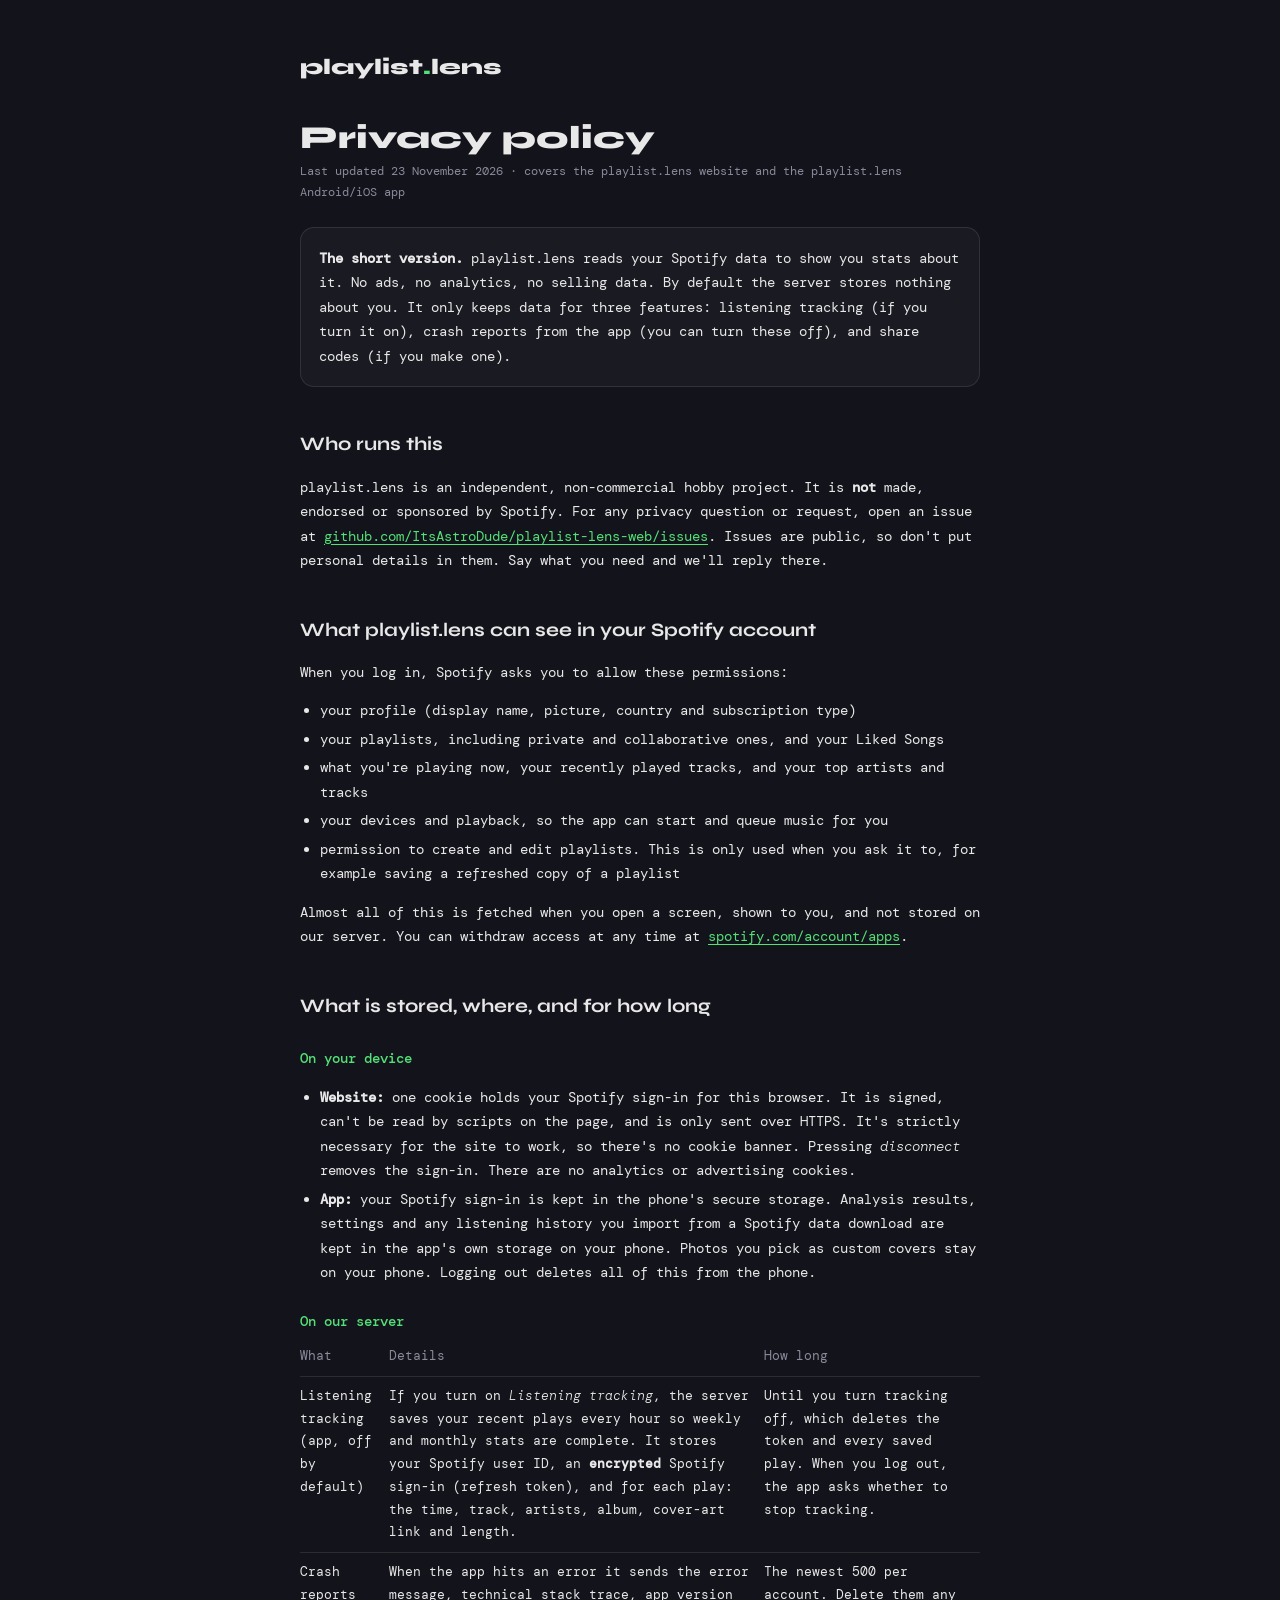
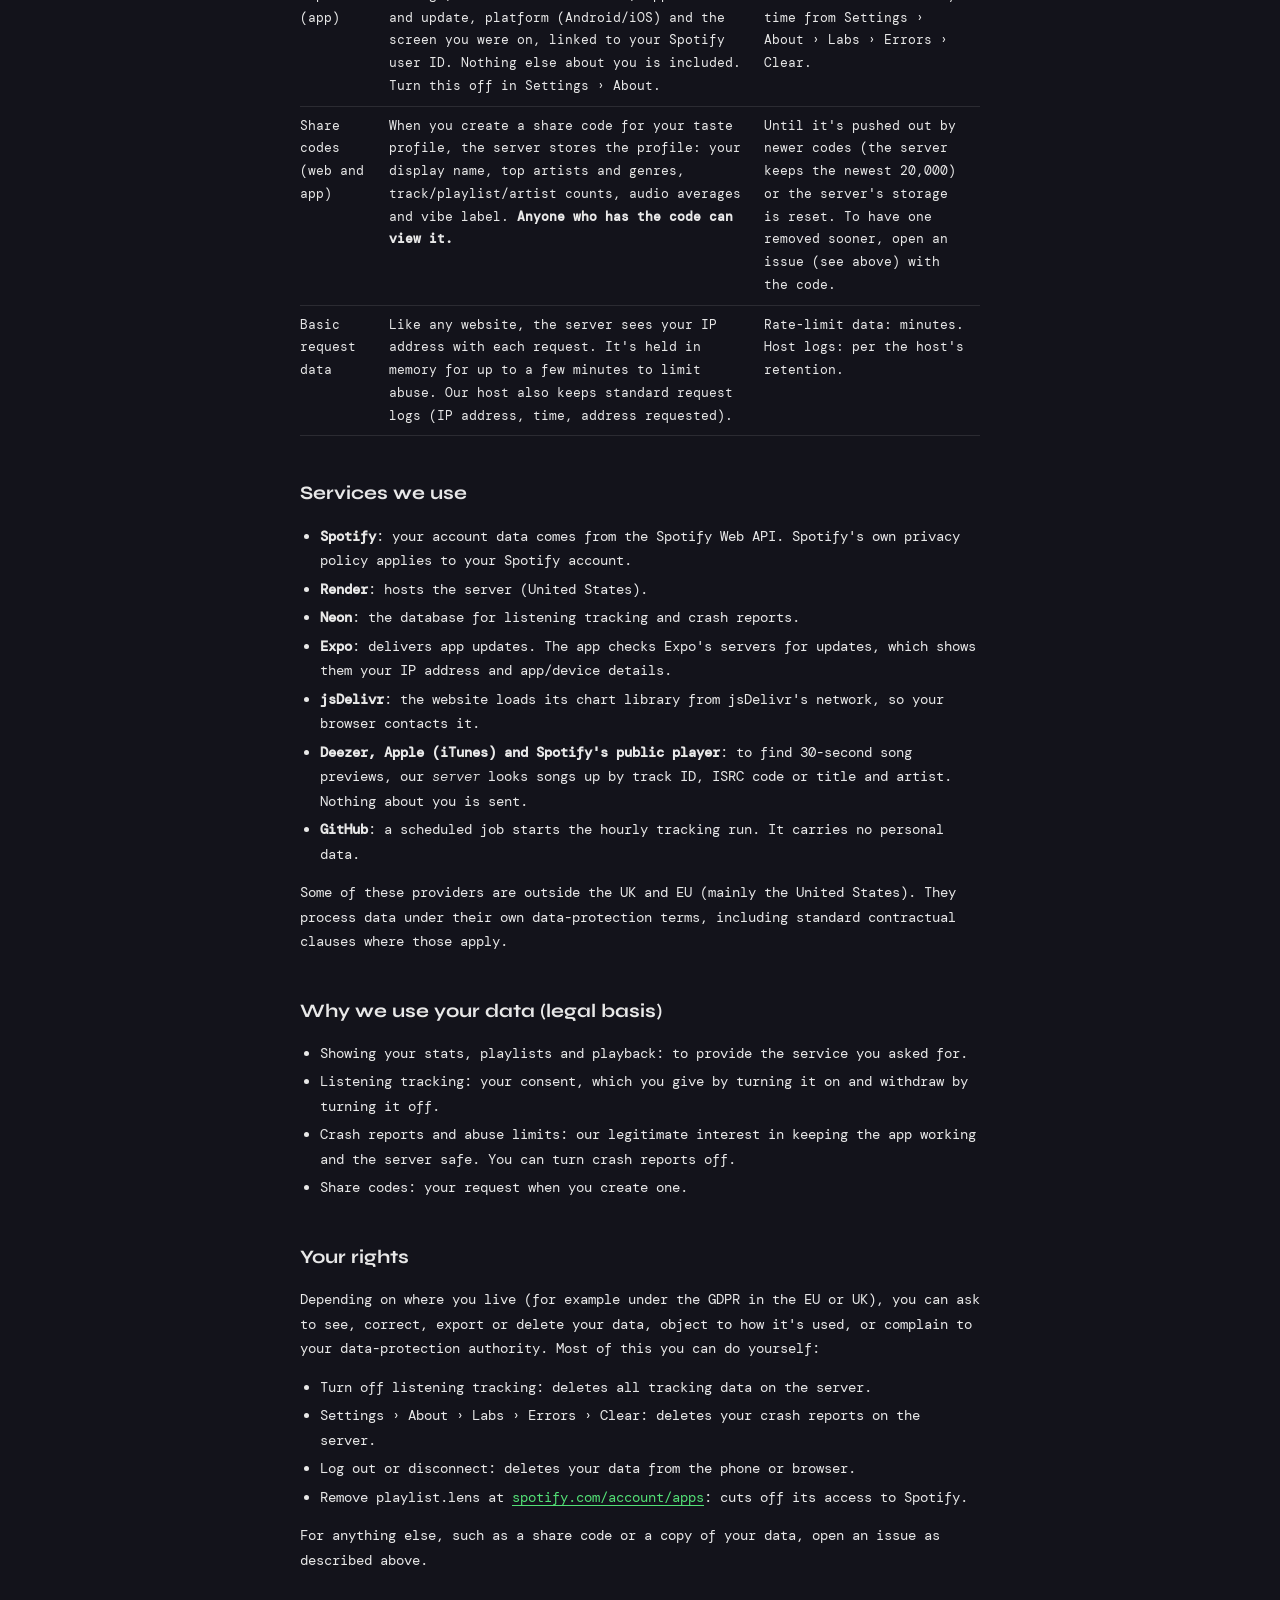
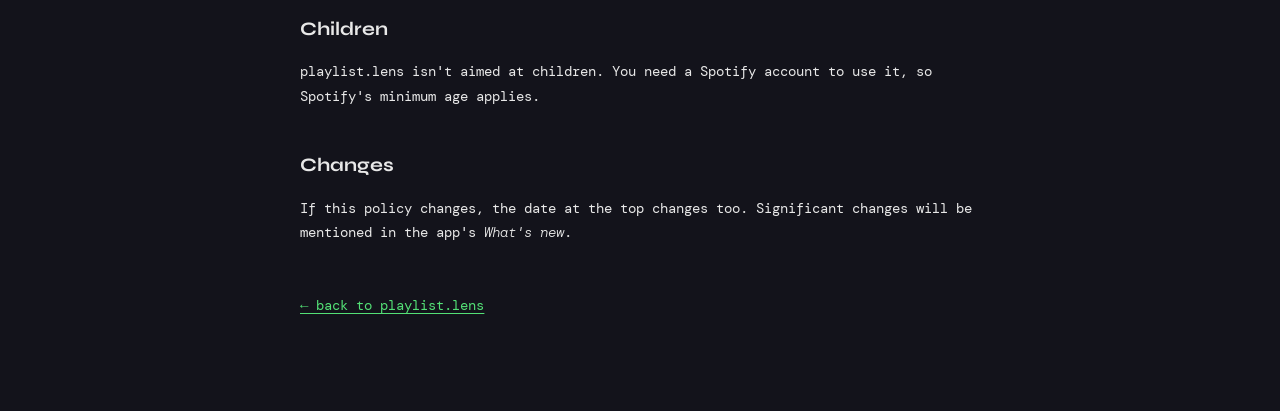
<file: privacy.html>
<!DOCTYPE html>
<html lang="en">
<head>
  <meta charset="UTF-8" />
  <meta name="viewport" content="width=device-width, initial-scale=1.0" />
  <title>Privacy policy · playlist.lens</title>
  <link href="/static/fonts/fonts.css" rel="stylesheet" />
  <style>
    :root { --g:#53e076; --dark:#13131b; --txt:#e8e8e8; --muted:#8a8a9a; --bdr:rgba(255,255,255,.10); }
    * { box-sizing:border-box; }
    body { margin:0; background:var(--dark); color:var(--txt); font-family:'DM Mono',monospace; font-size:14px; line-height:1.75; }
    main { max-width:720px; margin:0 auto; padding:48px 20px 80px; }
    .logo { font-family:'Syne',sans-serif; font-weight:800; font-size:22px; color:var(--txt); text-decoration:none; }
    .logo span { color:var(--g); }
    h1 { font-family:'Syne',sans-serif; font-weight:800; font-size:32px; line-height:1.2; margin:32px 0 4px; }
    h2 { font-family:'Syne',sans-serif; font-weight:700; font-size:19px; margin:40px 0 8px; }
    h3 { font-size:14px; font-weight:500; margin:24px 0 4px; color:var(--g); }
    p, li { color:var(--txt); }
    .meta { color:var(--muted); font-size:12px; margin:0 0 24px; }
    ul { padding-left:20px; }
    li { margin:4px 0; }
    a { color:var(--g); text-underline-offset:3px; }
    a:focus-visible { outline:2px solid var(--g); outline-offset:2px; }
    .box { border:1px solid var(--bdr); border-radius:14px; padding:4px 18px; background:rgba(255,255,255,.03); }
    table { width:100%; border-collapse:collapse; font-size:13px; }
    th, td { text-align:left; vertical-align:top; padding:8px 8px 8px 0; border-bottom:1px solid var(--bdr); }
    th { color:var(--muted); font-weight:400; }
    @media (max-width:560px) { table, tbody, tr, td, th { display:block; } thead { display:none; } td { border:none; padding:2px 0; } tr { border-bottom:1px solid var(--bdr); padding:10px 0; } td:first-child { font-weight:500; color:var(--g); } }
  </style>
</head>
<body>
<main>
  <a class="logo" href="/">playlist<span>.</span>lens</a>
  <h1>Privacy policy</h1>
  <p class="meta">Last updated 23 November 2026 · covers the playlist.lens website and the playlist.lens Android/iOS app</p>

  <div class="box">
    <p><b>The short version.</b> playlist.lens reads your Spotify data to show you stats about it. No ads, no analytics, no selling data.
    By default the server stores nothing about you. It only keeps data for three features: listening tracking (if you turn it on),
    crash reports from the app (you can turn these off), and share codes (if you make one).</p>
  </div>

  <h2>Who runs this</h2>
  <p>playlist.lens is an independent, non-commercial hobby project. It is <b>not</b> made, endorsed or sponsored by Spotify.
  For any privacy question or request, open an issue at
  <a href="https://github.com/ItsAstroDude/playlist-lens-web/issues">github.com/ItsAstroDude/playlist-lens-web/issues</a>.
  Issues are public, so don't put personal details in them. Say what you need and we'll reply there.</p>

  <h2>What playlist.lens can see in your Spotify account</h2>
  <p>When you log in, Spotify asks you to allow these permissions:</p>
  <ul>
    <li>your profile (display name, picture, country and subscription type)</li>
    <li>your playlists, including private and collaborative ones, and your Liked Songs</li>
    <li>what you're playing now, your recently played tracks, and your top artists and tracks</li>
    <li>your devices and playback, so the app can start and queue music for you</li>
    <li>permission to create and edit playlists. This is only used when you ask it to, for example saving a refreshed copy of a playlist</li>
  </ul>
  <p>Almost all of this is fetched when you open a screen, shown to you, and not stored on our server.
  You can withdraw access at any time at <a href="https://www.spotify.com/account/apps/">spotify.com/account/apps</a>.</p>

  <h2>What is stored, where, and for how long</h2>

  <h3>On your device</h3>
  <ul>
    <li><b>Website:</b> one cookie holds your Spotify sign-in for this browser. It is signed, can't be read by scripts on the page,
    and is only sent over HTTPS. It's strictly necessary for the site to work, so there's no cookie banner.
    Pressing <i>disconnect</i> removes the sign-in. There are no analytics or advertising cookies.</li>
    <li><b>App:</b> your Spotify sign-in is kept in the phone's secure storage. Analysis results, settings and any listening history you
    import from a Spotify data download are kept in the app's own storage on your phone. Photos you pick as custom covers stay on your phone.
    Logging out deletes all of this from the phone.</li>
  </ul>

  <h3>On our server</h3>
  <table>
    <thead><tr><th>What</th><th>Details</th><th>How long</th></tr></thead>
    <tbody>
      <tr>
        <td>Listening tracking<br>(app, off by default)</td>
        <td>If you turn on <i>Listening tracking</i>, the server saves your recent plays every hour so weekly and monthly stats are complete.
        It stores your Spotify user ID, an <b>encrypted</b> Spotify sign-in (refresh token), and for each play: the time, track, artists,
        album, cover-art link and length.</td>
        <td>Until you turn tracking off, which deletes the token and every saved play. When you log out, the app asks whether to stop tracking.</td>
      </tr>
      <tr>
        <td>Crash reports<br>(app)</td>
        <td>When the app hits an error it sends the error message, technical stack trace, app version and update, platform (Android/iOS)
        and the screen you were on, linked to your Spotify user ID. Nothing else about you is included.
        Turn this off in Settings › About.</td>
        <td>The newest 500 per account. Delete them any time from Settings › About › Labs › Errors › Clear.</td>
      </tr>
      <tr>
        <td>Share codes<br>(web and app)</td>
        <td>When you create a share code for your taste profile, the server stores the profile: your display name, top artists and genres,
        track/playlist/artist counts, audio averages and vibe label. <b>Anyone who has the code can view it.</b></td>
        <td>Until it's pushed out by newer codes (the server keeps the newest 20,000) or the server's storage is reset.
        To have one removed sooner, open an issue (see above) with the code.</td>
      </tr>
      <tr>
        <td>Basic request data</td>
        <td>Like any website, the server sees your IP address with each request. It's held in memory for up to a few minutes to limit abuse.
        Our host also keeps standard request logs (IP address, time, address requested).</td>
        <td>Rate-limit data: minutes. Host logs: per the host's retention.</td>
      </tr>
    </tbody>
  </table>

  <h2>Services we use</h2>
  <ul>
    <li><b>Spotify</b>: your account data comes from the Spotify Web API. Spotify's own privacy policy applies to your Spotify account.</li>
    <li><b>Render</b>: hosts the server (United States).</li>
    <li><b>Neon</b>: the database for listening tracking and crash reports.</li>
    <li><b>Expo</b>: delivers app updates. The app checks Expo's servers for updates, which shows them your IP address and app/device details.</li>
    <li><b>jsDelivr</b>: the website loads its chart library from jsDelivr's network, so your browser contacts it.</li>
    <li><b>Deezer, Apple (iTunes) and Spotify's public player</b>: to find 30-second song previews, our <i>server</i> looks songs up by
    track ID, ISRC code or title and artist. Nothing about you is sent.</li>
    <li><b>GitHub</b>: a scheduled job starts the hourly tracking run. It carries no personal data.</li>
  </ul>
  <p>Some of these providers are outside the UK and EU (mainly the United States). They process data under their own
  data-protection terms, including standard contractual clauses where those apply.</p>

  <h2>Why we use your data (legal basis)</h2>
  <ul>
    <li>Showing your stats, playlists and playback: to provide the service you asked for.</li>
    <li>Listening tracking: your consent, which you give by turning it on and withdraw by turning it off.</li>
    <li>Crash reports and abuse limits: our legitimate interest in keeping the app working and the server safe. You can turn crash reports off.</li>
    <li>Share codes: your request when you create one.</li>
  </ul>

  <h2>Your rights</h2>
  <p>Depending on where you live (for example under the GDPR in the EU or UK), you can ask to see, correct, export or delete your data,
  object to how it's used, or complain to your data-protection authority. Most of this you can do yourself:</p>
  <ul>
    <li>Turn off listening tracking: deletes all tracking data on the server.</li>
    <li>Settings › About › Labs › Errors › Clear: deletes your crash reports on the server.</li>
    <li>Log out or disconnect: deletes your data from the phone or browser.</li>
    <li>Remove playlist.lens at <a href="https://www.spotify.com/account/apps/">spotify.com/account/apps</a>: cuts off its access to Spotify.</li>
  </ul>
  <p>For anything else, such as a share code or a copy of your data, open an issue as described above.</p>

  <h2>Children</h2>
  <p>playlist.lens isn't aimed at children. You need a Spotify account to use it, so Spotify's minimum age applies.</p>

  <h2>Changes</h2>
  <p>If this policy changes, the date at the top changes too. Significant changes will be mentioned in the app's <i>What's new</i>.</p>

  <p style="margin-top:48px"><a href="/">← back to playlist.lens</a></p>
</main>
</body>
</html>
</file>
<file: static/fonts/fonts.css>
/* Self-hosted so visitors' browsers never contact Google Fonts. SIL OFL 1.1, see OFL-*.txt. */
@font-face{font-family:'Syne';font-style:normal;font-weight:400;font-display:swap;src:url(syne-latin-ext-400-normal.woff2) format('woff2');unicode-range:U+0100-02BA,U+02BD-02C5,U+02C7-02CC,U+02CE-02D7,U+02DD-02FF,U+0304,U+0308,U+0329,U+1D00-1DBF,U+1E00-1E9F,U+1EF2-1EFF,U+2020,U+20A0-20AB,U+20AD-20C0,U+2113,U+2C60-2C7F,U+A720-A7FF}
@font-face{font-family:'Syne';font-style:normal;font-weight:400;font-display:swap;src:url(syne-latin-400-normal.woff2) format('woff2');unicode-range:U+0000-00FF,U+0131,U+0152-0153,U+02BB-02BC,U+02C6,U+02DA,U+02DC,U+0304,U+0308,U+0329,U+2000-206F,U+20AC,U+2122,U+2191,U+2193,U+2212,U+2215,U+FEFF,U+FFFD}
@font-face{font-family:'Syne';font-style:normal;font-weight:600;font-display:swap;src:url(syne-latin-ext-600-normal.woff2) format('woff2');unicode-range:U+0100-02BA,U+02BD-02C5,U+02C7-02CC,U+02CE-02D7,U+02DD-02FF,U+0304,U+0308,U+0329,U+1D00-1DBF,U+1E00-1E9F,U+1EF2-1EFF,U+2020,U+20A0-20AB,U+20AD-20C0,U+2113,U+2C60-2C7F,U+A720-A7FF}
@font-face{font-family:'Syne';font-style:normal;font-weight:600;font-display:swap;src:url(syne-latin-600-normal.woff2) format('woff2');unicode-range:U+0000-00FF,U+0131,U+0152-0153,U+02BB-02BC,U+02C6,U+02DA,U+02DC,U+0304,U+0308,U+0329,U+2000-206F,U+20AC,U+2122,U+2191,U+2193,U+2212,U+2215,U+FEFF,U+FFFD}
@font-face{font-family:'Syne';font-style:normal;font-weight:700;font-display:swap;src:url(syne-latin-ext-700-normal.woff2) format('woff2');unicode-range:U+0100-02BA,U+02BD-02C5,U+02C7-02CC,U+02CE-02D7,U+02DD-02FF,U+0304,U+0308,U+0329,U+1D00-1DBF,U+1E00-1E9F,U+1EF2-1EFF,U+2020,U+20A0-20AB,U+20AD-20C0,U+2113,U+2C60-2C7F,U+A720-A7FF}
@font-face{font-family:'Syne';font-style:normal;font-weight:700;font-display:swap;src:url(syne-latin-700-normal.woff2) format('woff2');unicode-range:U+0000-00FF,U+0131,U+0152-0153,U+02BB-02BC,U+02C6,U+02DA,U+02DC,U+0304,U+0308,U+0329,U+2000-206F,U+20AC,U+2122,U+2191,U+2193,U+2212,U+2215,U+FEFF,U+FFFD}
@font-face{font-family:'Syne';font-style:normal;font-weight:800;font-display:swap;src:url(syne-latin-ext-800-normal.woff2) format('woff2');unicode-range:U+0100-02BA,U+02BD-02C5,U+02C7-02CC,U+02CE-02D7,U+02DD-02FF,U+0304,U+0308,U+0329,U+1D00-1DBF,U+1E00-1E9F,U+1EF2-1EFF,U+2020,U+20A0-20AB,U+20AD-20C0,U+2113,U+2C60-2C7F,U+A720-A7FF}
@font-face{font-family:'Syne';font-style:normal;font-weight:800;font-display:swap;src:url(syne-latin-800-normal.woff2) format('woff2');unicode-range:U+0000-00FF,U+0131,U+0152-0153,U+02BB-02BC,U+02C6,U+02DA,U+02DC,U+0304,U+0308,U+0329,U+2000-206F,U+20AC,U+2122,U+2191,U+2193,U+2212,U+2215,U+FEFF,U+FFFD}
@font-face{font-family:'DM Mono';font-style:normal;font-weight:300;font-display:swap;src:url(dm-mono-latin-ext-300-normal.woff2) format('woff2');unicode-range:U+0100-02BA,U+02BD-02C5,U+02C7-02CC,U+02CE-02D7,U+02DD-02FF,U+0304,U+0308,U+0329,U+1D00-1DBF,U+1E00-1E9F,U+1EF2-1EFF,U+2020,U+20A0-20AB,U+20AD-20C0,U+2113,U+2C60-2C7F,U+A720-A7FF}
@font-face{font-family:'DM Mono';font-style:normal;font-weight:300;font-display:swap;src:url(dm-mono-latin-300-normal.woff2) format('woff2');unicode-range:U+0000-00FF,U+0131,U+0152-0153,U+02BB-02BC,U+02C6,U+02DA,U+02DC,U+0304,U+0308,U+0329,U+2000-206F,U+20AC,U+2122,U+2191,U+2193,U+2212,U+2215,U+FEFF,U+FFFD}
@font-face{font-family:'DM Mono';font-style:normal;font-weight:400;font-display:swap;src:url(dm-mono-latin-ext-400-normal.woff2) format('woff2');unicode-range:U+0100-02BA,U+02BD-02C5,U+02C7-02CC,U+02CE-02D7,U+02DD-02FF,U+0304,U+0308,U+0329,U+1D00-1DBF,U+1E00-1E9F,U+1EF2-1EFF,U+2020,U+20A0-20AB,U+20AD-20C0,U+2113,U+2C60-2C7F,U+A720-A7FF}
@font-face{font-family:'DM Mono';font-style:normal;font-weight:400;font-display:swap;src:url(dm-mono-latin-400-normal.woff2) format('woff2');unicode-range:U+0000-00FF,U+0131,U+0152-0153,U+02BB-02BC,U+02C6,U+02DA,U+02DC,U+0304,U+0308,U+0329,U+2000-206F,U+20AC,U+2122,U+2191,U+2193,U+2212,U+2215,U+FEFF,U+FFFD}
@font-face{font-family:'DM Mono';font-style:normal;font-weight:500;font-display:swap;src:url(dm-mono-latin-ext-500-normal.woff2) format('woff2');unicode-range:U+0100-02BA,U+02BD-02C5,U+02C7-02CC,U+02CE-02D7,U+02DD-02FF,U+0304,U+0308,U+0329,U+1D00-1DBF,U+1E00-1E9F,U+1EF2-1EFF,U+2020,U+20A0-20AB,U+20AD-20C0,U+2113,U+2C60-2C7F,U+A720-A7FF}
@font-face{font-family:'DM Mono';font-style:normal;font-weight:500;font-display:swap;src:url(dm-mono-latin-500-normal.woff2) format('woff2');unicode-range:U+0000-00FF,U+0131,U+0152-0153,U+02BB-02BC,U+02C6,U+02DA,U+02DC,U+0304,U+0308,U+0329,U+2000-206F,U+20AC,U+2122,U+2191,U+2193,U+2212,U+2215,U+FEFF,U+FFFD}
@font-face{font-family:'DM Mono';font-style:italic;font-weight:300;font-display:swap;src:url(dm-mono-latin-ext-300-italic.woff2) format('woff2');unicode-range:U+0100-02BA,U+02BD-02C5,U+02C7-02CC,U+02CE-02D7,U+02DD-02FF,U+0304,U+0308,U+0329,U+1D00-1DBF,U+1E00-1E9F,U+1EF2-1EFF,U+2020,U+20A0-20AB,U+20AD-20C0,U+2113,U+2C60-2C7F,U+A720-A7FF}
@font-face{font-family:'DM Mono';font-style:italic;font-weight:300;font-display:swap;src:url(dm-mono-latin-300-italic.woff2) format('woff2');unicode-range:U+0000-00FF,U+0131,U+0152-0153,U+02BB-02BC,U+02C6,U+02DA,U+02DC,U+0304,U+0308,U+0329,U+2000-206F,U+20AC,U+2122,U+2191,U+2193,U+2212,U+2215,U+FEFF,U+FFFD}
</file>
